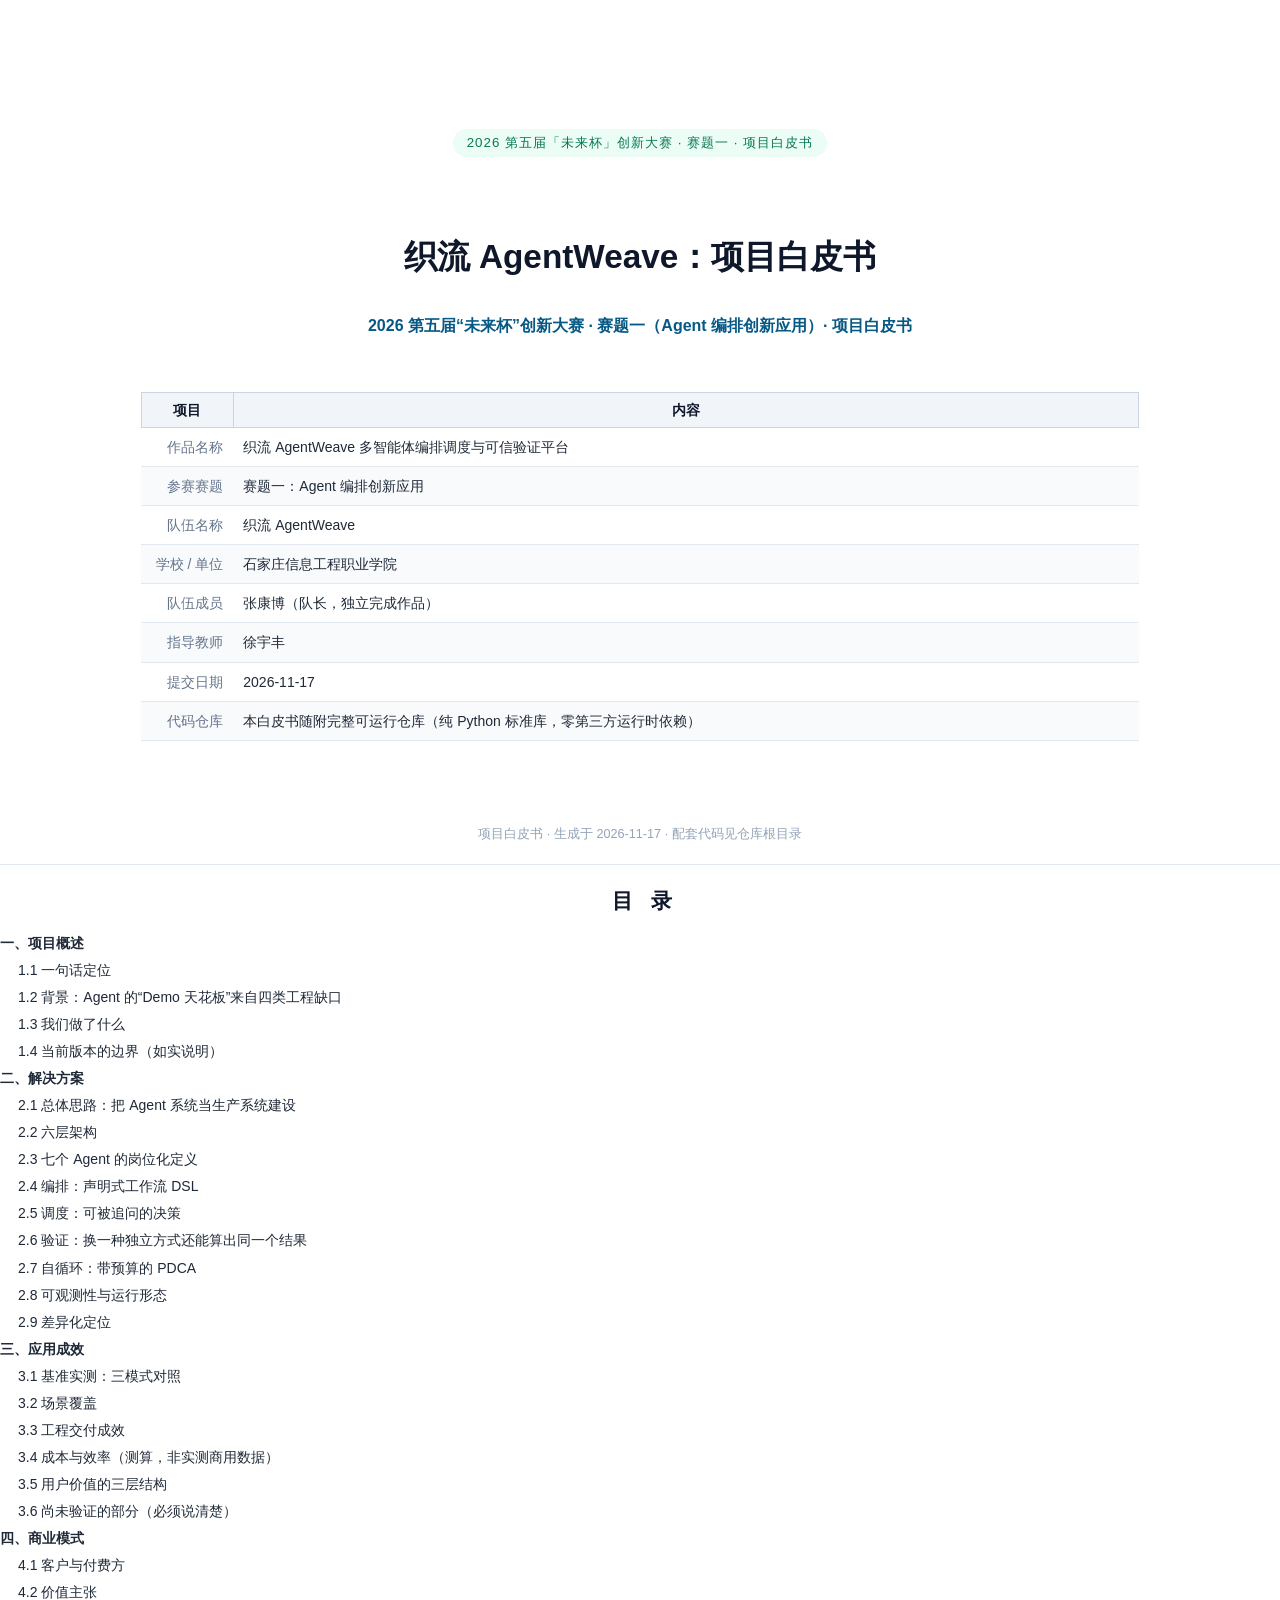
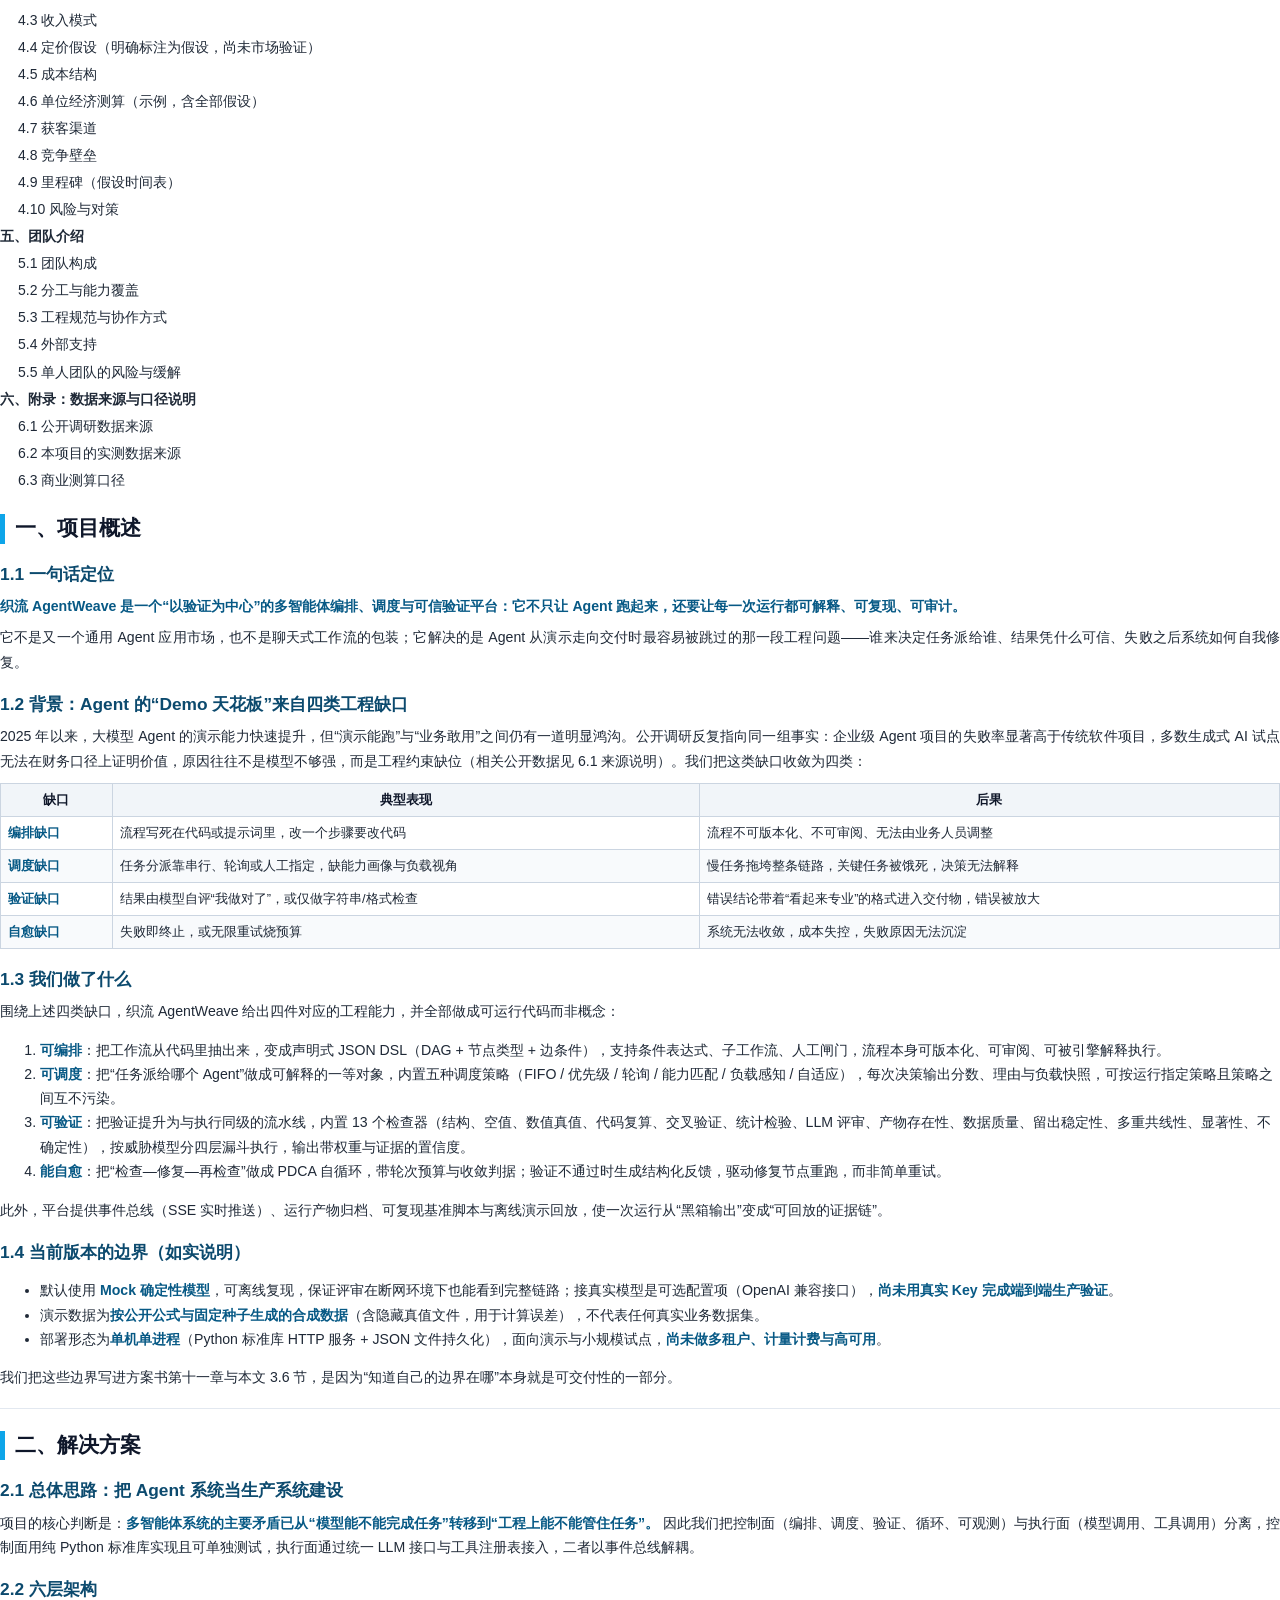
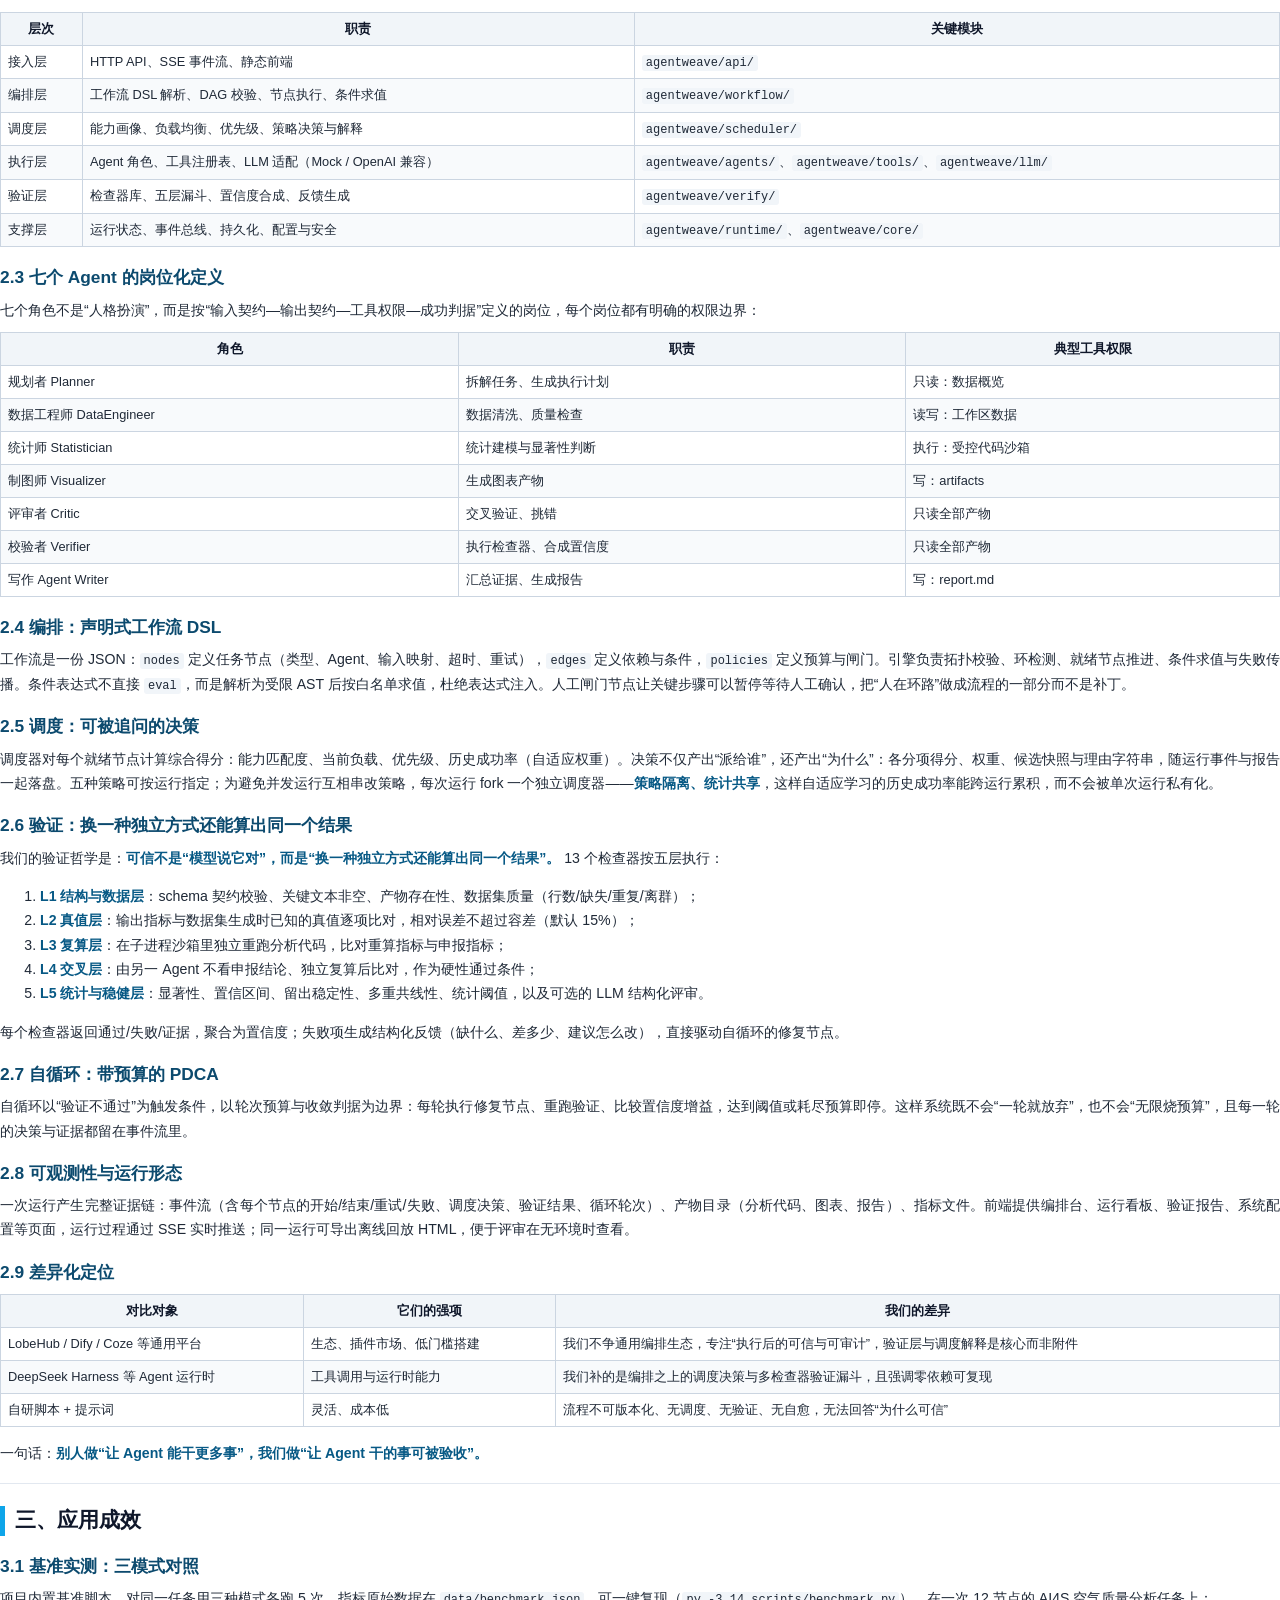
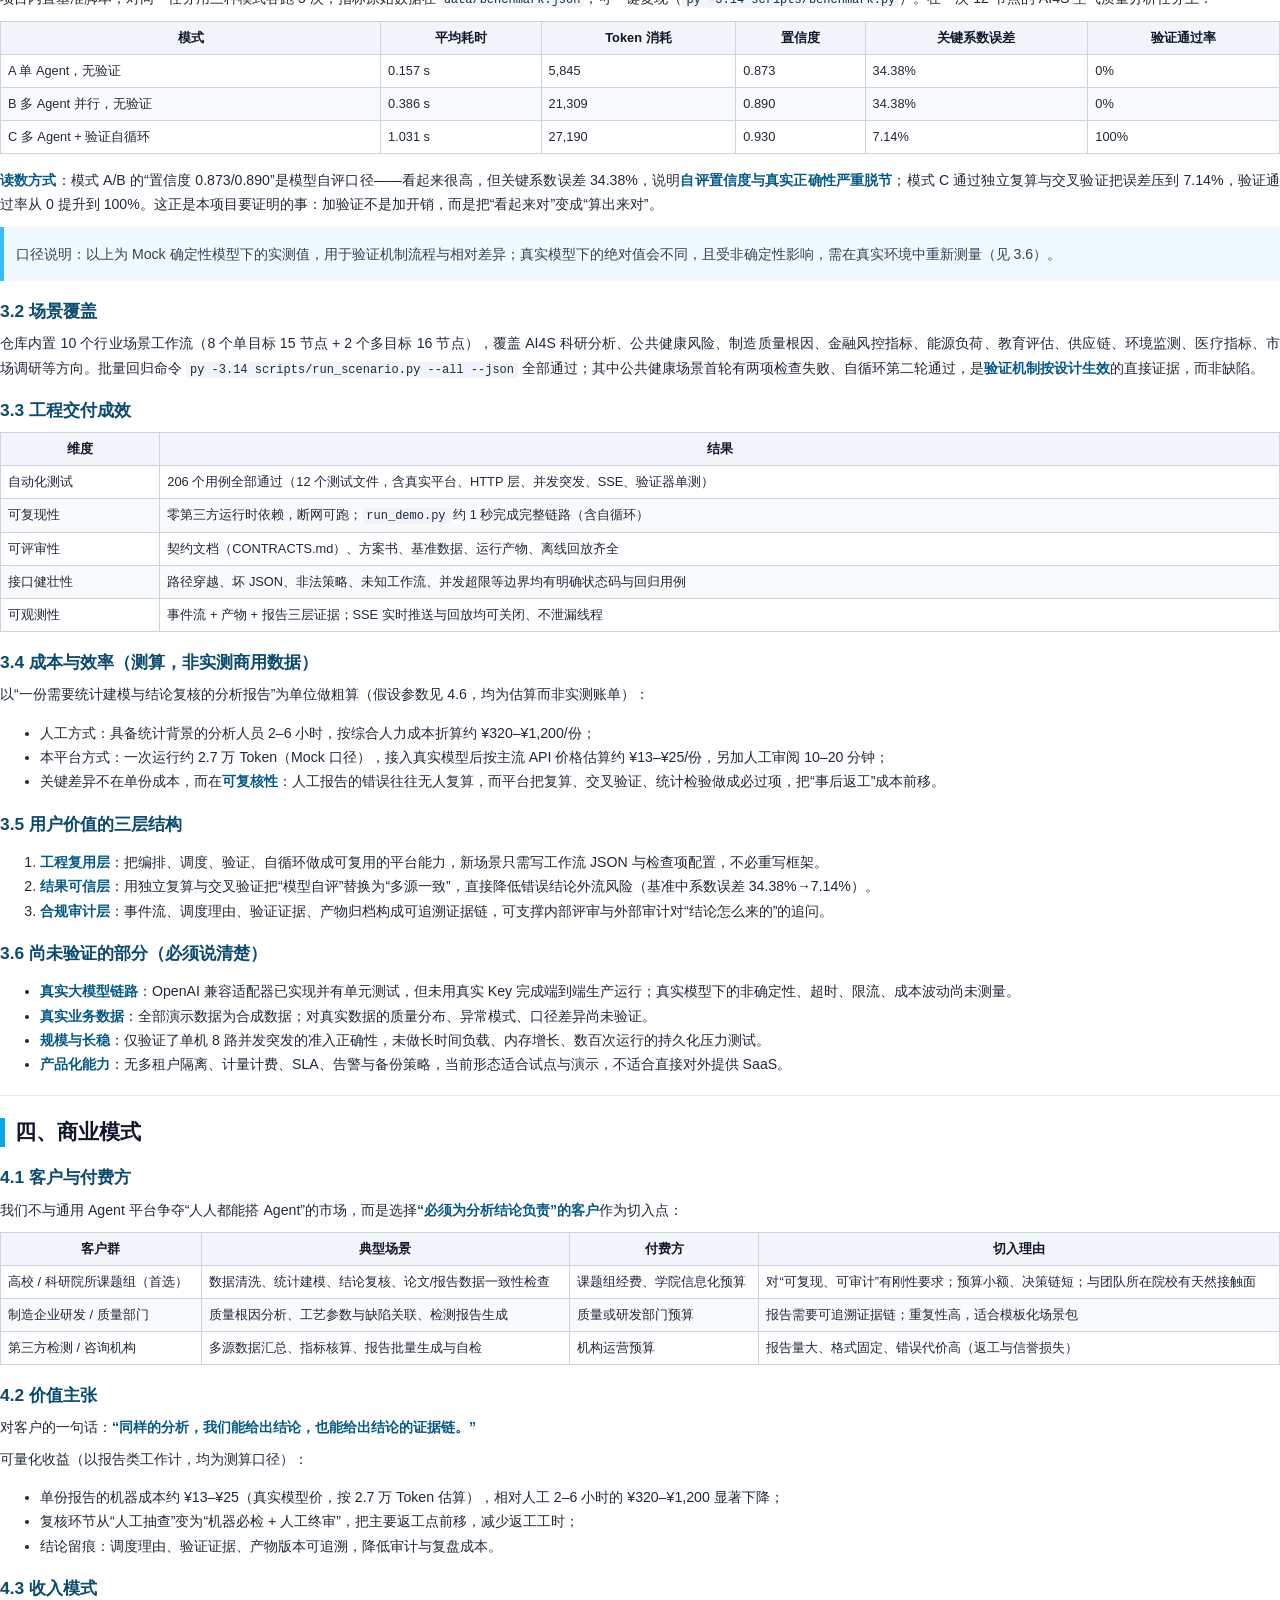
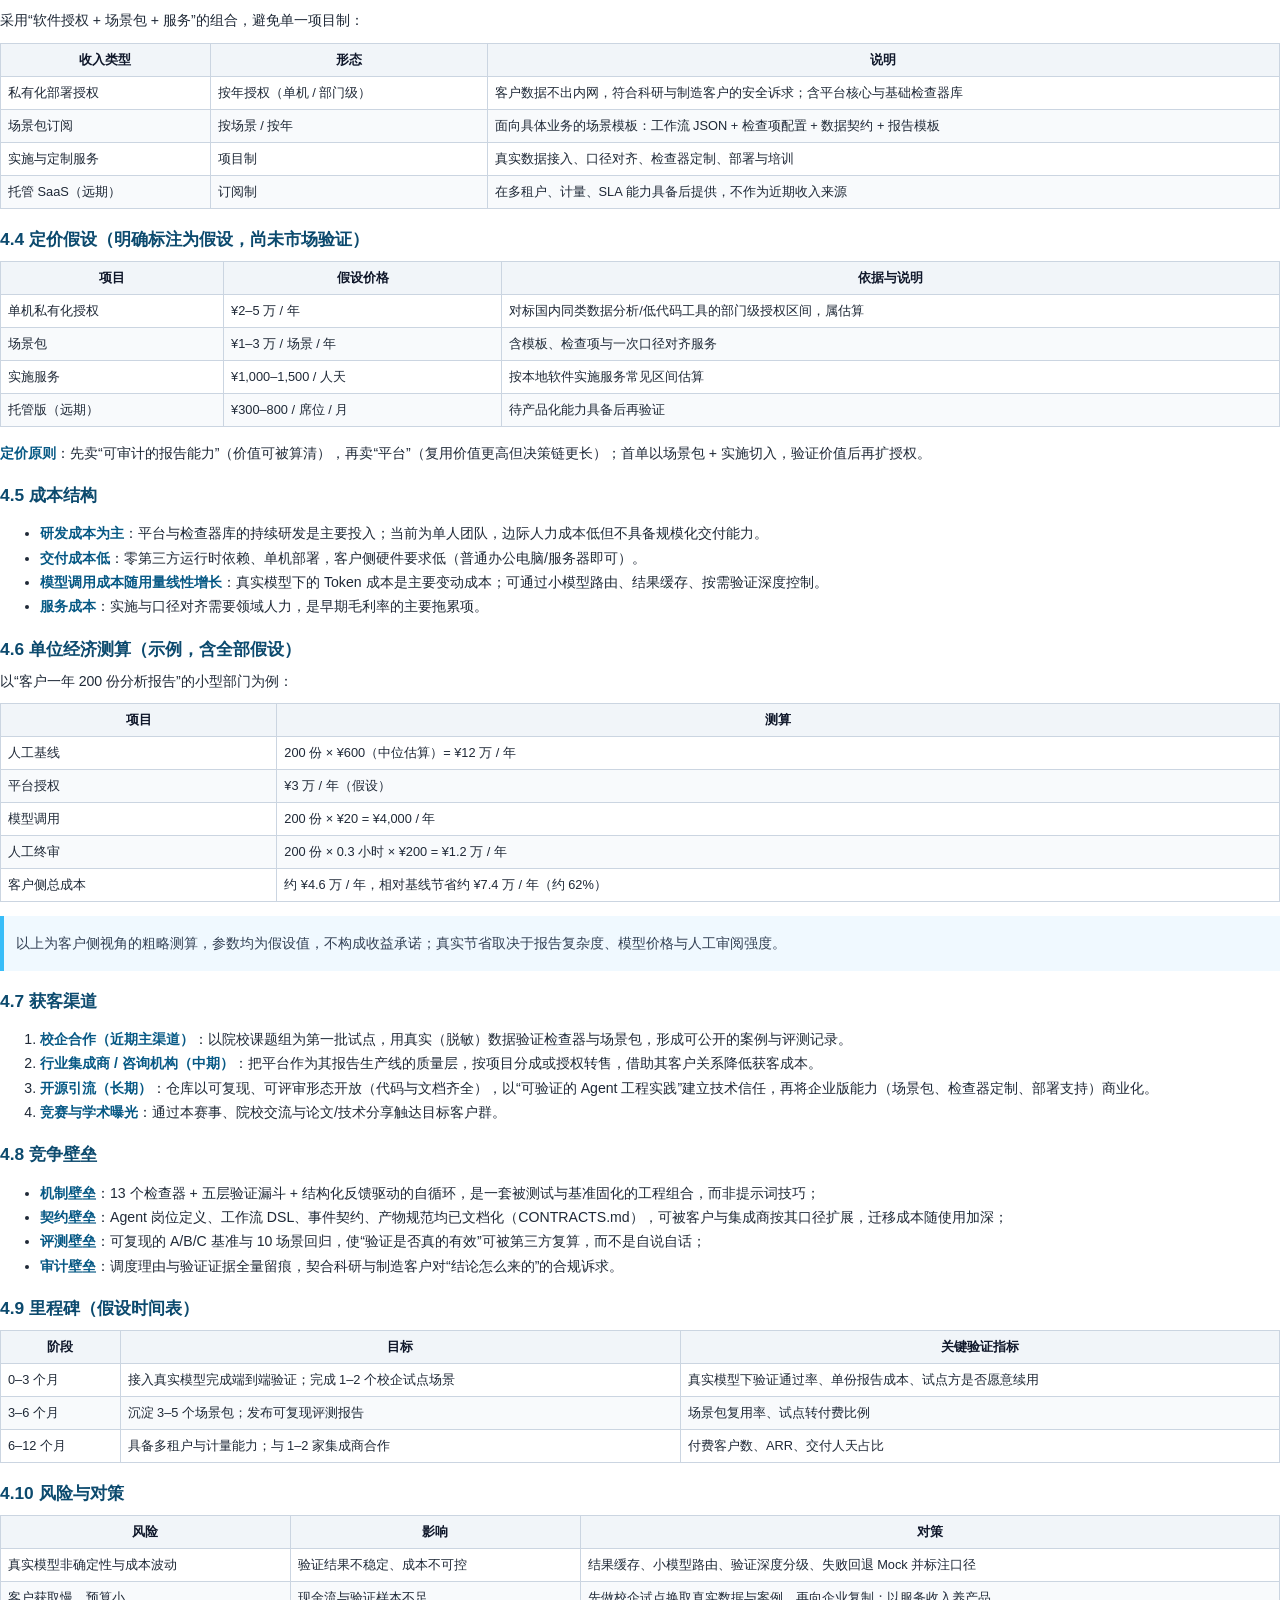
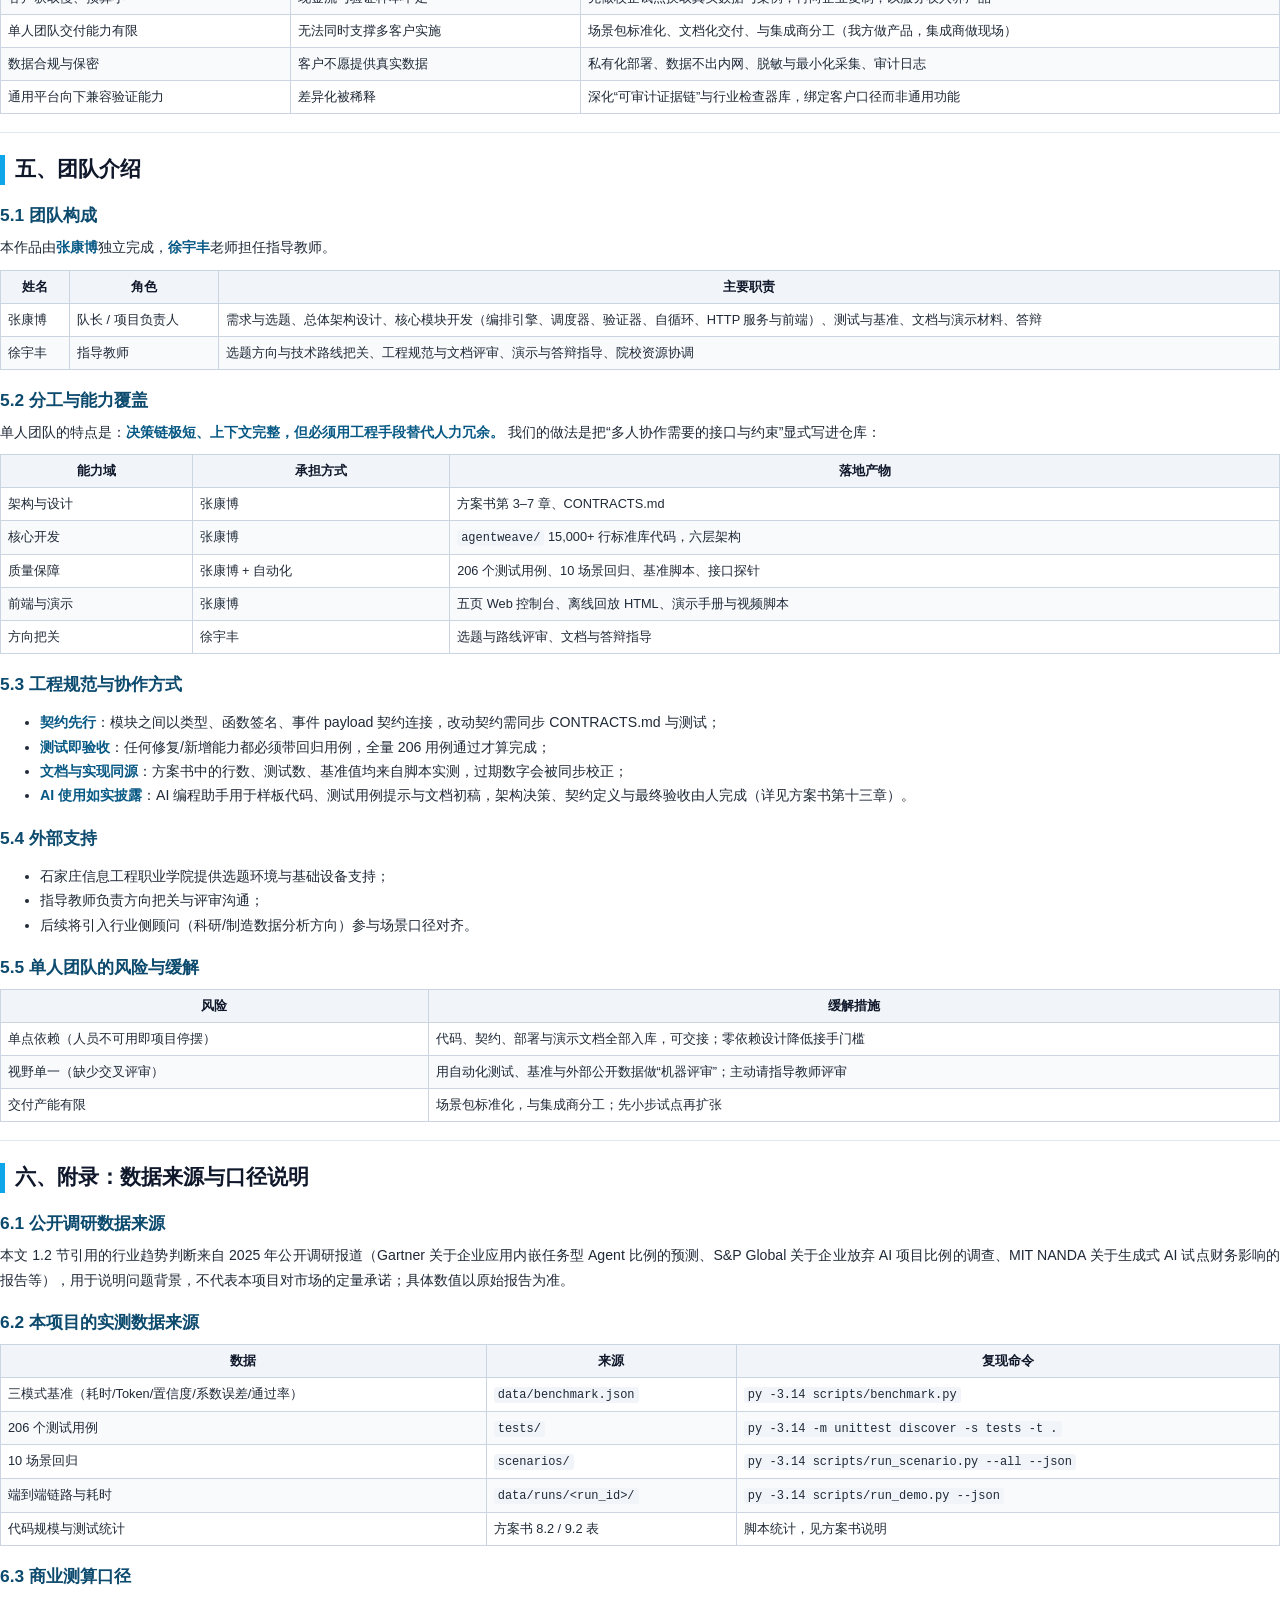
<file: docs/白皮书.html>
<!DOCTYPE html>
<html lang="zh-CN">
<head>
<meta charset="utf-8">
<title>织流 AgentWeave · 项目白皮书</title>
<style>
@page { size: A4; margin: 17mm 16mm 18mm 16mm; }
* { box-sizing: border-box; }
body {
  font-family: "Microsoft YaHei", "PingFang SC", "Noto Sans CJK SC", sans-serif;
  font-size: 10.6pt; line-height: 1.72; color: #1f2937; margin: 0;
}
.cover { page-break-after: always; text-align: center; padding-top: 34mm; }
.cover .badge { display: inline-block; padding: 3px 14px; border-radius: 999px;
  background: #ecfdf5; color: #047857; font-size: 10pt; letter-spacing: 1px; }
.cover h1 { font-size: 25pt; line-height: 1.45; margin: 20mm 8mm 8mm; color: #0f172a; border: 0; }
.cover .sub { color: #475569; font-size: 12pt; margin-bottom: 14mm; }
.cover table { margin: 0 auto; width: 78%; border-collapse: collapse; font-size: 10.5pt; }
.cover table td { border: 0; border-bottom: 1px solid #e2e8f0; padding: 7px 10px; text-align: left; }
.cover table td:first-child { color: #64748b; width: 92px; text-align: right; }
.cover .foot { margin-top: 22mm; color: #94a3b8; font-size: 9.5pt; }
.toc { page-break-after: always; }
.toc h2 { border: 0; text-align: center; letter-spacing: 6px; page-break-before: avoid; }
.toc ol { list-style: none; padding-left: 0; }
.toc ol ol { padding-left: 18px; }
.toc li { margin: 3px 0; font-size: 10.5pt; }
.toc a { color: #1f2937; text-decoration: none; display: block; }
.toc .lvl2 > a { font-weight: 700; }
h1, h2, h3, h4 { color: #0f172a; line-height: 1.4; }
h1 { font-size: 21pt; }
h2 { font-size: 16pt; border-left: 5px solid #0ea5e9; padding-left: 10px;
     margin: 22px 0 12px; page-break-before: always; }
h3 { font-size: 13pt; margin: 18px 0 8px; color: #0c4a6e; }
h4 { font-size: 11.5pt; margin: 14px 0 6px; }
p { margin: 7px 0; text-align: justify; }
strong { color: #075985; }
a { color: #0369a1; }
table { border-collapse: collapse; width: 100%; margin: 10px 0 14px; font-size: 9.6pt;
  page-break-inside: avoid; }
th, td { border: 1px solid #cbd5e1; padding: 5px 7px; vertical-align: top; }
th { background: #f1f5f9; color: #0f172a; }
tr:nth-child(even) td { background: #f8fafc; }
code { font-family: "Cascadia Mono", Consolas, monospace; font-size: 9pt;
  background: #f1f5f9; padding: 1px 4px; border-radius: 3px; }
pre { background: #0f172a; color: #e2e8f0; padding: 10px 12px; border-radius: 6px;
  white-space: pre-wrap; word-break: break-word; font-size: 8.8pt; line-height: 1.55;
  page-break-inside: avoid; }
pre code { background: transparent; color: inherit; padding: 0; }
blockquote { border-left: 4px solid #38bdf8; background: #f0f9ff; margin: 10px 0;
  padding: 8px 12px; color: #334155; }
img { max-width: 100%; border: 1px solid #e2e8f0; border-radius: 6px; margin: 6px 0; }
hr { border: 0; border-top: 1px solid #e2e8f0; margin: 18px 0; }
.footnote { color: #94a3b8; font-size: 9pt; }
</style>
</head>
<body>
<div class="cover"><div class="badge">2026 第五届「未来杯」创新大赛 · 赛题一 · 项目白皮书</div><h1>织流 AgentWeave：项目白皮书</h1><div class="sub"><strong>2026 第五届“未来杯”创新大赛 · 赛题一（Agent 编排创新应用）· 项目白皮书</strong></div><table>
<thead>
<tr>
<th>项目</th>
<th>内容</th>
</tr>
</thead>
<tbody>
<tr>
<td>作品名称</td>
<td>织流 AgentWeave 多智能体编排调度与可信验证平台</td>
</tr>
<tr>
<td>参赛赛题</td>
<td>赛题一：Agent 编排创新应用</td>
</tr>
<tr>
<td>队伍名称</td>
<td>织流 AgentWeave</td>
</tr>
<tr>
<td>学校 / 单位</td>
<td>石家庄信息工程职业学院</td>
</tr>
<tr>
<td>队伍成员</td>
<td>张康博（队长，独立完成作品）</td>
</tr>
<tr>
<td>指导教师</td>
<td>徐宇丰</td>
</tr>
<tr>
<td>提交日期</td>
<td>2026-11-17</td>
</tr>
<tr>
<td>代码仓库</td>
<td>本白皮书随附完整可运行仓库（纯 Python 标准库，零第三方运行时依赖）</td>
</tr>
</tbody>
</table><div class="foot">项目白皮书 · 生成于 2026-11-17 · 配套代码见仓库根目录</div></div>
<hr />
<div class="toc"><h2>目 录</h2><ol><li class="lvl2"><a href="#_1">一、项目概述</a><ol><li class="lvl3"><a href="#11">1.1 一句话定位</a></li><li class="lvl3"><a href="#12-agent-demo">1.2 背景：Agent 的“Demo 天花板”来自四类工程缺口</a></li><li class="lvl3"><a href="#13">1.3 我们做了什么</a></li><li class="lvl3"><a href="#14">1.4 当前版本的边界（如实说明）</a></li></ol></li><li class="lvl2"><a href="#_2">二、解决方案</a><ol><li class="lvl3"><a href="#21-agent">2.1 总体思路：把 Agent 系统当生产系统建设</a></li><li class="lvl3"><a href="#22">2.2 六层架构</a></li><li class="lvl3"><a href="#23-agent">2.3 七个 Agent 的岗位化定义</a></li><li class="lvl3"><a href="#24-dsl">2.4 编排：声明式工作流 DSL</a></li><li class="lvl3"><a href="#25">2.5 调度：可被追问的决策</a></li><li class="lvl3"><a href="#26">2.6 验证：换一种独立方式还能算出同一个结果</a></li><li class="lvl3"><a href="#27-pdca">2.7 自循环：带预算的 PDCA</a></li><li class="lvl3"><a href="#28">2.8 可观测性与运行形态</a></li><li class="lvl3"><a href="#29">2.9 差异化定位</a></li></ol></li><li class="lvl2"><a href="#_3">三、应用成效</a><ol><li class="lvl3"><a href="#31">3.1 基准实测：三模式对照</a></li><li class="lvl3"><a href="#32">3.2 场景覆盖</a></li><li class="lvl3"><a href="#33">3.3 工程交付成效</a></li><li class="lvl3"><a href="#34">3.4 成本与效率（测算，非实测商用数据）</a></li><li class="lvl3"><a href="#35">3.5 用户价值的三层结构</a></li><li class="lvl3"><a href="#36">3.6 尚未验证的部分（必须说清楚）</a></li></ol></li><li class="lvl2"><a href="#_4">四、商业模式</a><ol><li class="lvl3"><a href="#41">4.1 客户与付费方</a></li><li class="lvl3"><a href="#42">4.2 价值主张</a></li><li class="lvl3"><a href="#43">4.3 收入模式</a></li><li class="lvl3"><a href="#44">4.4 定价假设（明确标注为假设，尚未市场验证）</a></li><li class="lvl3"><a href="#45">4.5 成本结构</a></li><li class="lvl3"><a href="#46">4.6 单位经济测算（示例，含全部假设）</a></li><li class="lvl3"><a href="#47">4.7 获客渠道</a></li><li class="lvl3"><a href="#48">4.8 竞争壁垒</a></li><li class="lvl3"><a href="#49">4.9 里程碑（假设时间表）</a></li><li class="lvl3"><a href="#410">4.10 风险与对策</a></li></ol></li><li class="lvl2"><a href="#_5">五、团队介绍</a><ol><li class="lvl3"><a href="#51">5.1 团队构成</a></li><li class="lvl3"><a href="#52">5.2 分工与能力覆盖</a></li><li class="lvl3"><a href="#53">5.3 工程规范与协作方式</a></li><li class="lvl3"><a href="#54">5.4 外部支持</a></li><li class="lvl3"><a href="#55">5.5 单人团队的风险与缓解</a></li></ol></li><li class="lvl2"><a href="#_6">六、附录：数据来源与口径说明</a><ol><li class="lvl3"><a href="#61">6.1 公开调研数据来源</a></li><li class="lvl3"><a href="#62">6.2 本项目的实测数据来源</a></li><li class="lvl3"><a href="#63">6.3 商业测算口径</a></li></ol></li></ol></div><h2 id="_1">一、项目概述</h2>
<h3 id="11">1.1 一句话定位</h3>
<p><strong>织流 AgentWeave 是一个“以验证为中心”的多智能体编排、调度与可信验证平台：它不只让 Agent 跑起来，还要让每一次运行都可解释、可复现、可审计。</strong></p>
<p>它不是又一个通用 Agent 应用市场，也不是聊天式工作流的包装；它解决的是 Agent 从演示走向交付时最容易被跳过的那一段工程问题——谁来决定任务派给谁、结果凭什么可信、失败之后系统如何自我修复。</p>
<h3 id="12-agent-demo">1.2 背景：Agent 的“Demo 天花板”来自四类工程缺口</h3>
<p>2025 年以来，大模型 Agent 的演示能力快速提升，但“演示能跑”与“业务敢用”之间仍有一道明显鸿沟。公开调研反复指向同一组事实：企业级 Agent 项目的失败率显著高于传统软件项目，多数生成式 AI 试点无法在财务口径上证明价值，原因往往不是模型不够强，而是工程约束缺位（相关公开数据见 6.1 来源说明）。我们把这类缺口收敛为四类：</p>
<table>
<thead>
<tr>
<th>缺口</th>
<th>典型表现</th>
<th>后果</th>
</tr>
</thead>
<tbody>
<tr>
<td><strong>编排缺口</strong></td>
<td>流程写死在代码或提示词里，改一个步骤要改代码</td>
<td>流程不可版本化、不可审阅、无法由业务人员调整</td>
</tr>
<tr>
<td><strong>调度缺口</strong></td>
<td>任务分派靠串行、轮询或人工指定，缺能力画像与负载视角</td>
<td>慢任务拖垮整条链路，关键任务被饿死，决策无法解释</td>
</tr>
<tr>
<td><strong>验证缺口</strong></td>
<td>结果由模型自评“我做对了”，或仅做字符串/格式检查</td>
<td>错误结论带着“看起来专业”的格式进入交付物，错误被放大</td>
</tr>
<tr>
<td><strong>自愈缺口</strong></td>
<td>失败即终止，或无限重试烧预算</td>
<td>系统无法收敛，成本失控，失败原因无法沉淀</td>
</tr>
</tbody>
</table>
<h3 id="13">1.3 我们做了什么</h3>
<p>围绕上述四类缺口，织流 AgentWeave 给出四件对应的工程能力，并全部做成可运行代码而非概念：</p>
<ol>
<li><strong>可编排</strong>：把工作流从代码里抽出来，变成声明式 JSON DSL（DAG + 节点类型 + 边条件），支持条件表达式、子工作流、人工闸门，流程本身可版本化、可审阅、可被引擎解释执行。</li>
<li><strong>可调度</strong>：把“任务派给哪个 Agent”做成可解释的一等对象，内置五种调度策略（FIFO / 优先级 / 轮询 / 能力匹配 / 负载感知 / 自适应），每次决策输出分数、理由与负载快照，可按运行指定策略且策略之间互不污染。</li>
<li><strong>可验证</strong>：把验证提升为与执行同级的流水线，内置 13 个检查器（结构、空值、数值真值、代码复算、交叉验证、统计检验、LLM 评审、产物存在性、数据质量、留出稳定性、多重共线性、显著性、不确定性），按威胁模型分四层漏斗执行，输出带权重与证据的置信度。</li>
<li><strong>能自愈</strong>：把“检查—修复—再检查”做成 PDCA 自循环，带轮次预算与收敛判据；验证不通过时生成结构化反馈，驱动修复节点重跑，而非简单重试。</li>
</ol>
<p>此外，平台提供事件总线（SSE 实时推送）、运行产物归档、可复现基准脚本与离线演示回放，使一次运行从“黑箱输出”变成“可回放的证据链”。</p>
<h3 id="14">1.4 当前版本的边界（如实说明）</h3>
<ul>
<li>默认使用 <strong>Mock 确定性模型</strong>，可离线复现，保证评审在断网环境下也能看到完整链路；接真实模型是可选配置项（OpenAI 兼容接口），<strong>尚未用真实 Key 完成端到端生产验证</strong>。</li>
<li>演示数据为<strong>按公开公式与固定种子生成的合成数据</strong>（含隐藏真值文件，用于计算误差），不代表任何真实业务数据集。</li>
<li>部署形态为<strong>单机单进程</strong>（Python 标准库 HTTP 服务 + JSON 文件持久化），面向演示与小规模试点，<strong>尚未做多租户、计量计费与高可用</strong>。</li>
</ul>
<p>我们把这些边界写进方案书第十一章与本文 3.6 节，是因为“知道自己的边界在哪”本身就是可交付性的一部分。</p>
<hr />
<h2 id="_2">二、解决方案</h2>
<h3 id="21-agent">2.1 总体思路：把 Agent 系统当生产系统建设</h3>
<p>项目的核心判断是：<strong>多智能体系统的主要矛盾已从“模型能不能完成任务”转移到“工程上能不能管住任务”。</strong> 因此我们把控制面（编排、调度、验证、循环、可观测）与执行面（模型调用、工具调用）分离，控制面用纯 Python 标准库实现且可单独测试，执行面通过统一 LLM 接口与工具注册表接入，二者以事件总线解耦。</p>
<h3 id="22">2.2 六层架构</h3>
<table>
<thead>
<tr>
<th>层次</th>
<th>职责</th>
<th>关键模块</th>
</tr>
</thead>
<tbody>
<tr>
<td>接入层</td>
<td>HTTP API、SSE 事件流、静态前端</td>
<td><code>agentweave/api/</code></td>
</tr>
<tr>
<td>编排层</td>
<td>工作流 DSL 解析、DAG 校验、节点执行、条件求值</td>
<td><code>agentweave/workflow/</code></td>
</tr>
<tr>
<td>调度层</td>
<td>能力画像、负载均衡、优先级、策略决策与解释</td>
<td><code>agentweave/scheduler/</code></td>
</tr>
<tr>
<td>执行层</td>
<td>Agent 角色、工具注册表、LLM 适配（Mock / OpenAI 兼容）</td>
<td><code>agentweave/agents/</code>、<code>agentweave/tools/</code>、<code>agentweave/llm/</code></td>
</tr>
<tr>
<td>验证层</td>
<td>检查器库、五层漏斗、置信度合成、反馈生成</td>
<td><code>agentweave/verify/</code></td>
</tr>
<tr>
<td>支撑层</td>
<td>运行状态、事件总线、持久化、配置与安全</td>
<td><code>agentweave/runtime/</code>、<code>agentweave/core/</code></td>
</tr>
</tbody>
</table>
<h3 id="23-agent">2.3 七个 Agent 的岗位化定义</h3>
<p>七个角色不是“人格扮演”，而是按“输入契约—输出契约—工具权限—成功判据”定义的岗位，每个岗位都有明确的权限边界：</p>
<table>
<thead>
<tr>
<th>角色</th>
<th>职责</th>
<th>典型工具权限</th>
</tr>
</thead>
<tbody>
<tr>
<td>规划者 Planner</td>
<td>拆解任务、生成执行计划</td>
<td>只读：数据概览</td>
</tr>
<tr>
<td>数据工程师 DataEngineer</td>
<td>数据清洗、质量检查</td>
<td>读写：工作区数据</td>
</tr>
<tr>
<td>统计师 Statistician</td>
<td>统计建模与显著性判断</td>
<td>执行：受控代码沙箱</td>
</tr>
<tr>
<td>制图师 Visualizer</td>
<td>生成图表产物</td>
<td>写：artifacts</td>
</tr>
<tr>
<td>评审者 Critic</td>
<td>交叉验证、挑错</td>
<td>只读全部产物</td>
</tr>
<tr>
<td>校验者 Verifier</td>
<td>执行检查器、合成置信度</td>
<td>只读全部产物</td>
</tr>
<tr>
<td>写作 Agent Writer</td>
<td>汇总证据、生成报告</td>
<td>写：report.md</td>
</tr>
</tbody>
</table>
<h3 id="24-dsl">2.4 编排：声明式工作流 DSL</h3>
<p>工作流是一份 JSON：<code>nodes</code> 定义任务节点（类型、Agent、输入映射、超时、重试），<code>edges</code> 定义依赖与条件，<code>policies</code> 定义预算与闸门。引擎负责拓扑校验、环检测、就绪节点推进、条件求值与失败传播。条件表达式不直接 <code>eval</code>，而是解析为受限 AST 后按白名单求值，杜绝表达式注入。人工闸门节点让关键步骤可以暂停等待人工确认，把“人在环路”做成流程的一部分而不是补丁。</p>
<h3 id="25">2.5 调度：可被追问的决策</h3>
<p>调度器对每个就绪节点计算综合得分：能力匹配度、当前负载、优先级、历史成功率（自适应权重）。决策不仅产出“派给谁”，还产出“为什么”：各分项得分、权重、候选快照与理由字符串，随运行事件与报告一起落盘。五种策略可按运行指定；为避免并发运行互相串改策略，每次运行 fork 一个独立调度器——<strong>策略隔离、统计共享</strong>，这样自适应学习的历史成功率能跨运行累积，而不会被单次运行私有化。</p>
<h3 id="26">2.6 验证：换一种独立方式还能算出同一个结果</h3>
<p>我们的验证哲学是：<strong>可信不是“模型说它对”，而是“换一种独立方式还能算出同一个结果”。</strong> 13 个检查器按五层执行：</p>
<ol>
<li><strong>L1 结构与数据层</strong>：schema 契约校验、关键文本非空、产物存在性、数据集质量（行数/缺失/重复/离群）；</li>
<li><strong>L2 真值层</strong>：输出指标与数据集生成时已知的真值逐项比对，相对误差不超过容差（默认 15%）；</li>
<li><strong>L3 复算层</strong>：在子进程沙箱里独立重跑分析代码，比对重算指标与申报指标；</li>
<li><strong>L4 交叉层</strong>：由另一 Agent 不看申报结论、独立复算后比对，作为硬性通过条件；</li>
<li><strong>L5 统计与稳健层</strong>：显著性、置信区间、留出稳定性、多重共线性、统计阈值，以及可选的 LLM 结构化评审。</li>
</ol>
<p>每个检查器返回通过/失败/证据，聚合为置信度；失败项生成结构化反馈（缺什么、差多少、建议怎么改），直接驱动自循环的修复节点。</p>
<h3 id="27-pdca">2.7 自循环：带预算的 PDCA</h3>
<p>自循环以“验证不通过”为触发条件，以轮次预算与收敛判据为边界：每轮执行修复节点、重跑验证、比较置信度增益，达到阈值或耗尽预算即停。这样系统既不会“一轮就放弃”，也不会“无限烧预算”，且每一轮的决策与证据都留在事件流里。</p>
<h3 id="28">2.8 可观测性与运行形态</h3>
<p>一次运行产生完整证据链：事件流（含每个节点的开始/结束/重试/失败、调度决策、验证结果、循环轮次）、产物目录（分析代码、图表、报告）、指标文件。前端提供编排台、运行看板、验证报告、系统配置等页面，运行过程通过 SSE 实时推送；同一运行可导出离线回放 HTML，便于评审在无环境时查看。</p>
<h3 id="29">2.9 差异化定位</h3>
<table>
<thead>
<tr>
<th>对比对象</th>
<th>它们的强项</th>
<th>我们的差异</th>
</tr>
</thead>
<tbody>
<tr>
<td>LobeHub / Dify / Coze 等通用平台</td>
<td>生态、插件市场、低门槛搭建</td>
<td>我们不争通用编排生态，专注“执行后的可信与可审计”，验证层与调度解释是核心而非附件</td>
</tr>
<tr>
<td>DeepSeek Harness 等 Agent 运行时</td>
<td>工具调用与运行时能力</td>
<td>我们补的是编排之上的调度决策与多检查器验证漏斗，且强调零依赖可复现</td>
</tr>
<tr>
<td>自研脚本 + 提示词</td>
<td>灵活、成本低</td>
<td>流程不可版本化、无调度、无验证、无自愈，无法回答“为什么可信”</td>
</tr>
</tbody>
</table>
<p>一句话：<strong>别人做“让 Agent 能干更多事”，我们做“让 Agent 干的事可被验收”。</strong></p>
<hr />
<h2 id="_3">三、应用成效</h2>
<h3 id="31">3.1 基准实测：三模式对照</h3>
<p>项目内置基准脚本，对同一任务用三种模式各跑 5 次，指标原始数据在 <code>data/benchmark.json</code>，可一键复现（<code>py -3.14 scripts/benchmark.py</code>）。在一次 12 节点的 AI4S 空气质量分析任务上：</p>
<table>
<thead>
<tr>
<th>模式</th>
<th>平均耗时</th>
<th>Token 消耗</th>
<th>置信度</th>
<th>关键系数误差</th>
<th>验证通过率</th>
</tr>
</thead>
<tbody>
<tr>
<td>A 单 Agent，无验证</td>
<td>0.157 s</td>
<td>5,845</td>
<td>0.873</td>
<td>34.38%</td>
<td>0%</td>
</tr>
<tr>
<td>B 多 Agent 并行，无验证</td>
<td>0.386 s</td>
<td>21,309</td>
<td>0.890</td>
<td>34.38%</td>
<td>0%</td>
</tr>
<tr>
<td>C 多 Agent + 验证自循环</td>
<td>1.031 s</td>
<td>27,190</td>
<td>0.930</td>
<td>7.14%</td>
<td>100%</td>
</tr>
</tbody>
</table>
<p><strong>读数方式</strong>：模式 A/B 的“置信度 0.873/0.890”是模型自评口径——看起来很高，但关键系数误差 34.38%，说明<strong>自评置信度与真实正确性严重脱节</strong>；模式 C 通过独立复算与交叉验证把误差压到 7.14%，验证通过率从 0 提升到 100%。这正是本项目要证明的事：加验证不是加开销，而是把“看起来对”变成“算出来对”。</p>
<blockquote>
<p>口径说明：以上为 Mock 确定性模型下的实测值，用于验证机制流程与相对差异；真实模型下的绝对值会不同，且受非确定性影响，需在真实环境中重新测量（见 3.6）。</p>
</blockquote>
<h3 id="32">3.2 场景覆盖</h3>
<p>仓库内置 10 个行业场景工作流（8 个单目标 15 节点 + 2 个多目标 16 节点），覆盖 AI4S 科研分析、公共健康风险、制造质量根因、金融风控指标、能源负荷、教育评估、供应链、环境监测、医疗指标、市场调研等方向。批量回归命令 <code>py -3.14 scripts/run_scenario.py --all --json</code> 全部通过；其中公共健康场景首轮有两项检查失败、自循环第二轮通过，是<strong>验证机制按设计生效</strong>的直接证据，而非缺陷。</p>
<h3 id="33">3.3 工程交付成效</h3>
<table>
<thead>
<tr>
<th>维度</th>
<th>结果</th>
</tr>
</thead>
<tbody>
<tr>
<td>自动化测试</td>
<td>206 个用例全部通过（12 个测试文件，含真实平台、HTTP 层、并发突发、SSE、验证器单测）</td>
</tr>
<tr>
<td>可复现性</td>
<td>零第三方运行时依赖，断网可跑；<code>run_demo.py</code> 约 1 秒完成完整链路（含自循环）</td>
</tr>
<tr>
<td>可评审性</td>
<td>契约文档（CONTRACTS.md）、方案书、基准数据、运行产物、离线回放齐全</td>
</tr>
<tr>
<td>接口健壮性</td>
<td>路径穿越、坏 JSON、非法策略、未知工作流、并发超限等边界均有明确状态码与回归用例</td>
</tr>
<tr>
<td>可观测性</td>
<td>事件流 + 产物 + 报告三层证据；SSE 实时推送与回放均可关闭、不泄漏线程</td>
</tr>
</tbody>
</table>
<h3 id="34">3.4 成本与效率（测算，非实测商用数据）</h3>
<p>以“一份需要统计建模与结论复核的分析报告”为单位做粗算（假设参数见 4.6，均为估算而非实测账单）：</p>
<ul>
<li>人工方式：具备统计背景的分析人员 2–6 小时，按综合人力成本折算约 ¥320–¥1,200/份；</li>
<li>本平台方式：一次运行约 2.7 万 Token（Mock 口径），接入真实模型后按主流 API 价格估算约 ¥13–¥25/份，另加人工审阅 10–20 分钟；</li>
<li>关键差异不在单份成本，而在<strong>可复核性</strong>：人工报告的错误往往无人复算，而平台把复算、交叉验证、统计检验做成必过项，把“事后返工”成本前移。</li>
</ul>
<h3 id="35">3.5 用户价值的三层结构</h3>
<ol>
<li><strong>工程复用层</strong>：把编排、调度、验证、自循环做成可复用的平台能力，新场景只需写工作流 JSON 与检查项配置，不必重写框架。</li>
<li><strong>结果可信层</strong>：用独立复算与交叉验证把“模型自评”替换为“多源一致”，直接降低错误结论外流风险（基准中系数误差 34.38%→7.14%）。</li>
<li><strong>合规审计层</strong>：事件流、调度理由、验证证据、产物归档构成可追溯证据链，可支撑内部评审与外部审计对“结论怎么来的”的追问。</li>
</ol>
<h3 id="36">3.6 尚未验证的部分（必须说清楚）</h3>
<ul>
<li><strong>真实大模型链路</strong>：OpenAI 兼容适配器已实现并有单元测试，但未用真实 Key 完成端到端生产运行；真实模型下的非确定性、超时、限流、成本波动尚未测量。</li>
<li><strong>真实业务数据</strong>：全部演示数据为合成数据；对真实数据的质量分布、异常模式、口径差异尚未验证。</li>
<li><strong>规模与长稳</strong>：仅验证了单机 8 路并发突发的准入正确性，未做长时间负载、内存增长、数百次运行的持久化压力测试。</li>
<li><strong>产品化能力</strong>：无多租户隔离、计量计费、SLA、告警与备份策略，当前形态适合试点与演示，不适合直接对外提供 SaaS。</li>
</ul>
<hr />
<h2 id="_4">四、商业模式</h2>
<h3 id="41">4.1 客户与付费方</h3>
<p>我们不与通用 Agent 平台争夺“人人都能搭 Agent”的市场，而是选择<strong>“必须为分析结论负责”的客户</strong>作为切入点：</p>
<table>
<thead>
<tr>
<th>客户群</th>
<th>典型场景</th>
<th>付费方</th>
<th>切入理由</th>
</tr>
</thead>
<tbody>
<tr>
<td>高校 / 科研院所课题组（首选）</td>
<td>数据清洗、统计建模、结论复核、论文/报告数据一致性检查</td>
<td>课题组经费、学院信息化预算</td>
<td>对“可复现、可审计”有刚性要求；预算小额、决策链短；与团队所在院校有天然接触面</td>
</tr>
<tr>
<td>制造企业研发 / 质量部门</td>
<td>质量根因分析、工艺参数与缺陷关联、检测报告生成</td>
<td>质量或研发部门预算</td>
<td>报告需要可追溯证据链；重复性高，适合模板化场景包</td>
</tr>
<tr>
<td>第三方检测 / 咨询机构</td>
<td>多源数据汇总、指标核算、报告批量生成与自检</td>
<td>机构运营预算</td>
<td>报告量大、格式固定、错误代价高（返工与信誉损失）</td>
</tr>
</tbody>
</table>
<h3 id="42">4.2 价值主张</h3>
<p>对客户的一句话：<strong>“同样的分析，我们能给出结论，也能给出结论的证据链。”</strong></p>
<p>可量化收益（以报告类工作计，均为测算口径）：</p>
<ul>
<li>单份报告的机器成本约 ¥13–¥25（真实模型价，按 2.7 万 Token 估算），相对人工 2–6 小时的 ¥320–¥1,200 显著下降；</li>
<li>复核环节从“人工抽查”变为“机器必检 + 人工终审”，把主要返工点前移，减少返工工时；</li>
<li>结论留痕：调度理由、验证证据、产物版本可追溯，降低审计与复盘成本。</li>
</ul>
<h3 id="43">4.3 收入模式</h3>
<p>采用“软件授权 + 场景包 + 服务”的组合，避免单一项目制：</p>
<table>
<thead>
<tr>
<th>收入类型</th>
<th>形态</th>
<th>说明</th>
</tr>
</thead>
<tbody>
<tr>
<td>私有化部署授权</td>
<td>按年授权（单机 / 部门级）</td>
<td>客户数据不出内网，符合科研与制造客户的安全诉求；含平台核心与基础检查器库</td>
</tr>
<tr>
<td>场景包订阅</td>
<td>按场景 / 按年</td>
<td>面向具体业务的场景模板：工作流 JSON + 检查项配置 + 数据契约 + 报告模板</td>
</tr>
<tr>
<td>实施与定制服务</td>
<td>项目制</td>
<td>真实数据接入、口径对齐、检查器定制、部署与培训</td>
</tr>
<tr>
<td>托管 SaaS（远期）</td>
<td>订阅制</td>
<td>在多租户、计量、SLA 能力具备后提供，不作为近期收入来源</td>
</tr>
</tbody>
</table>
<h3 id="44">4.4 定价假设（明确标注为假设，尚未市场验证）</h3>
<table>
<thead>
<tr>
<th>项目</th>
<th>假设价格</th>
<th>依据与说明</th>
</tr>
</thead>
<tbody>
<tr>
<td>单机私有化授权</td>
<td>¥2–5 万 / 年</td>
<td>对标国内同类数据分析/低代码工具的部门级授权区间，属估算</td>
</tr>
<tr>
<td>场景包</td>
<td>¥1–3 万 / 场景 / 年</td>
<td>含模板、检查项与一次口径对齐服务</td>
</tr>
<tr>
<td>实施服务</td>
<td>¥1,000–1,500 / 人天</td>
<td>按本地软件实施服务常见区间估算</td>
</tr>
<tr>
<td>托管版（远期）</td>
<td>¥300–800 / 席位 / 月</td>
<td>待产品化能力具备后再验证</td>
</tr>
</tbody>
</table>
<p><strong>定价原则</strong>：先卖“可审计的报告能力”（价值可被算清），再卖“平台”（复用价值更高但决策链更长）；首单以场景包 + 实施切入，验证价值后再扩授权。</p>
<h3 id="45">4.5 成本结构</h3>
<ul>
<li><strong>研发成本为主</strong>：平台与检查器库的持续研发是主要投入；当前为单人团队，边际人力成本低但不具备规模化交付能力。</li>
<li><strong>交付成本低</strong>：零第三方运行时依赖、单机部署，客户侧硬件要求低（普通办公电脑/服务器即可）。</li>
<li><strong>模型调用成本随用量线性增长</strong>：真实模型下的 Token 成本是主要变动成本；可通过小模型路由、结果缓存、按需验证深度控制。</li>
<li><strong>服务成本</strong>：实施与口径对齐需要领域人力，是早期毛利率的主要拖累项。</li>
</ul>
<h3 id="46">4.6 单位经济测算（示例，含全部假设）</h3>
<p>以“客户一年 200 份分析报告”的小型部门为例：</p>
<table>
<thead>
<tr>
<th>项目</th>
<th>测算</th>
</tr>
</thead>
<tbody>
<tr>
<td>人工基线</td>
<td>200 份 × ¥600（中位估算）= ¥12 万 / 年</td>
</tr>
<tr>
<td>平台授权</td>
<td>¥3 万 / 年（假设）</td>
</tr>
<tr>
<td>模型调用</td>
<td>200 份 × ¥20 = ¥4,000 / 年</td>
</tr>
<tr>
<td>人工终审</td>
<td>200 份 × 0.3 小时 × ¥200 = ¥1.2 万 / 年</td>
</tr>
<tr>
<td>客户侧总成本</td>
<td>约 ¥4.6 万 / 年，相对基线节省约 ¥7.4 万 / 年（约 62%）</td>
</tr>
</tbody>
</table>
<blockquote>
<p>以上为客户侧视角的粗略测算，参数均为假设值，不构成收益承诺；真实节省取决于报告复杂度、模型价格与人工审阅强度。</p>
</blockquote>
<h3 id="47">4.7 获客渠道</h3>
<ol>
<li><strong>校企合作（近期主渠道）</strong>：以院校课题组为第一批试点，用真实（脱敏）数据验证检查器与场景包，形成可公开的案例与评测记录。</li>
<li><strong>行业集成商 / 咨询机构（中期）</strong>：把平台作为其报告生产线的质量层，按项目分成或授权转售，借助其客户关系降低获客成本。</li>
<li><strong>开源引流（长期）</strong>：仓库以可复现、可评审形态开放（代码与文档齐全），以“可验证的 Agent 工程实践”建立技术信任，再将企业版能力（场景包、检查器定制、部署支持）商业化。</li>
<li><strong>竞赛与学术曝光</strong>：通过本赛事、院校交流与论文/技术分享触达目标客户群。</li>
</ol>
<h3 id="48">4.8 竞争壁垒</h3>
<ul>
<li><strong>机制壁垒</strong>：13 个检查器 + 五层验证漏斗 + 结构化反馈驱动的自循环，是一套被测试与基准固化的工程组合，而非提示词技巧；</li>
<li><strong>契约壁垒</strong>：Agent 岗位定义、工作流 DSL、事件契约、产物规范均已文档化（CONTRACTS.md），可被客户与集成商按其口径扩展，迁移成本随使用加深；</li>
<li><strong>评测壁垒</strong>：可复现的 A/B/C 基准与 10 场景回归，使“验证是否真的有效”可被第三方复算，而不是自说自话；</li>
<li><strong>审计壁垒</strong>：调度理由与验证证据全量留痕，契合科研与制造客户对“结论怎么来的”的合规诉求。</li>
</ul>
<h3 id="49">4.9 里程碑（假设时间表）</h3>
<table>
<thead>
<tr>
<th>阶段</th>
<th>目标</th>
<th>关键验证指标</th>
</tr>
</thead>
<tbody>
<tr>
<td>0–3 个月</td>
<td>接入真实模型完成端到端验证；完成 1–2 个校企试点场景</td>
<td>真实模型下验证通过率、单份报告成本、试点方是否愿意续用</td>
</tr>
<tr>
<td>3–6 个月</td>
<td>沉淀 3–5 个场景包；发布可复现评测报告</td>
<td>场景包复用率、试点转付费比例</td>
</tr>
<tr>
<td>6–12 个月</td>
<td>具备多租户与计量能力；与 1–2 家集成商合作</td>
<td>付费客户数、ARR、交付人天占比</td>
</tr>
</tbody>
</table>
<h3 id="410">4.10 风险与对策</h3>
<table>
<thead>
<tr>
<th>风险</th>
<th>影响</th>
<th>对策</th>
</tr>
</thead>
<tbody>
<tr>
<td>真实模型非确定性与成本波动</td>
<td>验证结果不稳定、成本不可控</td>
<td>结果缓存、小模型路由、验证深度分级、失败回退 Mock 并标注口径</td>
</tr>
<tr>
<td>客户获取慢、预算小</td>
<td>现金流与验证样本不足</td>
<td>先做校企试点换取真实数据与案例，再向企业复制；以服务收入养产品</td>
</tr>
<tr>
<td>单人团队交付能力有限</td>
<td>无法同时支撑多客户实施</td>
<td>场景包标准化、文档化交付、与集成商分工（我方做产品，集成商做现场）</td>
</tr>
<tr>
<td>数据合规与保密</td>
<td>客户不愿提供真实数据</td>
<td>私有化部署、数据不出内网、脱敏与最小化采集、审计日志</td>
</tr>
<tr>
<td>通用平台向下兼容验证能力</td>
<td>差异化被稀释</td>
<td>深化“可审计证据链”与行业检查器库，绑定客户口径而非通用功能</td>
</tr>
</tbody>
</table>
<hr />
<h2 id="_5">五、团队介绍</h2>
<h3 id="51">5.1 团队构成</h3>
<p>本作品由<strong>张康博</strong>独立完成，<strong>徐宇丰</strong>老师担任指导教师。</p>
<table>
<thead>
<tr>
<th>姓名</th>
<th>角色</th>
<th>主要职责</th>
</tr>
</thead>
<tbody>
<tr>
<td>张康博</td>
<td>队长 / 项目负责人</td>
<td>需求与选题、总体架构设计、核心模块开发（编排引擎、调度器、验证器、自循环、HTTP 服务与前端）、测试与基准、文档与演示材料、答辩</td>
</tr>
<tr>
<td>徐宇丰</td>
<td>指导教师</td>
<td>选题方向与技术路线把关、工程规范与文档评审、演示与答辩指导、院校资源协调</td>
</tr>
</tbody>
</table>
<h3 id="52">5.2 分工与能力覆盖</h3>
<p>单人团队的特点是：<strong>决策链极短、上下文完整，但必须用工程手段替代人力冗余。</strong> 我们的做法是把“多人协作需要的接口与约束”显式写进仓库：</p>
<table>
<thead>
<tr>
<th>能力域</th>
<th>承担方式</th>
<th>落地产物</th>
</tr>
</thead>
<tbody>
<tr>
<td>架构与设计</td>
<td>张康博</td>
<td>方案书第 3–7 章、CONTRACTS.md</td>
</tr>
<tr>
<td>核心开发</td>
<td>张康博</td>
<td><code>agentweave/</code> 15,000+ 行标准库代码，六层架构</td>
</tr>
<tr>
<td>质量保障</td>
<td>张康博 + 自动化</td>
<td>206 个测试用例、10 场景回归、基准脚本、接口探针</td>
</tr>
<tr>
<td>前端与演示</td>
<td>张康博</td>
<td>五页 Web 控制台、离线回放 HTML、演示手册与视频脚本</td>
</tr>
<tr>
<td>方向把关</td>
<td>徐宇丰</td>
<td>选题与路线评审、文档与答辩指导</td>
</tr>
</tbody>
</table>
<h3 id="53">5.3 工程规范与协作方式</h3>
<ul>
<li><strong>契约先行</strong>：模块之间以类型、函数签名、事件 payload 契约连接，改动契约需同步 CONTRACTS.md 与测试；</li>
<li><strong>测试即验收</strong>：任何修复/新增能力都必须带回归用例，全量 206 用例通过才算完成；</li>
<li><strong>文档与实现同源</strong>：方案书中的行数、测试数、基准值均来自脚本实测，过期数字会被同步校正；</li>
<li><strong>AI 使用如实披露</strong>：AI 编程助手用于样板代码、测试用例提示与文档初稿，架构决策、契约定义与最终验收由人完成（详见方案书第十三章）。</li>
</ul>
<h3 id="54">5.4 外部支持</h3>
<ul>
<li>石家庄信息工程职业学院提供选题环境与基础设备支持；</li>
<li>指导教师负责方向把关与评审沟通；</li>
<li>后续将引入行业侧顾问（科研/制造数据分析方向）参与场景口径对齐。</li>
</ul>
<h3 id="55">5.5 单人团队的风险与缓解</h3>
<table>
<thead>
<tr>
<th>风险</th>
<th>缓解措施</th>
</tr>
</thead>
<tbody>
<tr>
<td>单点依赖（人员不可用即项目停摆）</td>
<td>代码、契约、部署与演示文档全部入库，可交接；零依赖设计降低接手门槛</td>
</tr>
<tr>
<td>视野单一（缺少交叉评审）</td>
<td>用自动化测试、基准与外部公开数据做“机器评审”；主动请指导教师评审</td>
</tr>
<tr>
<td>交付产能有限</td>
<td>场景包标准化，与集成商分工；先小步试点再扩张</td>
</tr>
</tbody>
</table>
<hr />
<h2 id="_6">六、附录：数据来源与口径说明</h2>
<h3 id="61">6.1 公开调研数据来源</h3>
<p>本文 1.2 节引用的行业趋势判断来自 2025 年公开调研报道（Gartner 关于企业应用内嵌任务型 Agent 比例的预测、S&amp;P Global 关于企业放弃 AI 项目比例的调查、MIT NANDA 关于生成式 AI 试点财务影响的报告等），用于说明问题背景，不代表本项目对市场的定量承诺；具体数值以原始报告为准。</p>
<h3 id="62">6.2 本项目的实测数据来源</h3>
<table>
<thead>
<tr>
<th>数据</th>
<th>来源</th>
<th>复现命令</th>
</tr>
</thead>
<tbody>
<tr>
<td>三模式基准（耗时/Token/置信度/系数误差/通过率）</td>
<td><code>data/benchmark.json</code></td>
<td><code>py -3.14 scripts/benchmark.py</code></td>
</tr>
<tr>
<td>206 个测试用例</td>
<td><code>tests/</code></td>
<td><code>py -3.14 -m unittest discover -s tests -t .</code></td>
</tr>
<tr>
<td>10 场景回归</td>
<td><code>scenarios/</code></td>
<td><code>py -3.14 scripts/run_scenario.py --all --json</code></td>
</tr>
<tr>
<td>端到端链路与耗时</td>
<td><code>data/runs/&lt;run_id&gt;/</code></td>
<td><code>py -3.14 scripts/run_demo.py --json</code></td>
</tr>
<tr>
<td>代码规模与测试统计</td>
<td>方案书 8.2 / 9.2 表</td>
<td>脚本统计，见方案书说明</td>
</tr>
</tbody>
</table>
<h3 id="63">6.3 商业测算口径</h3>
<p>第四章的定价、成本、单位经济均为<strong>基于公开区间与合理假设的测算</strong>，未经过真实客户报价与成交验证；正式对外时需以试点数据重新校准。我们选择把这些假设写明，而不是包装成“已验证的商业成果”。</p>
</body>
</html>
</file>
